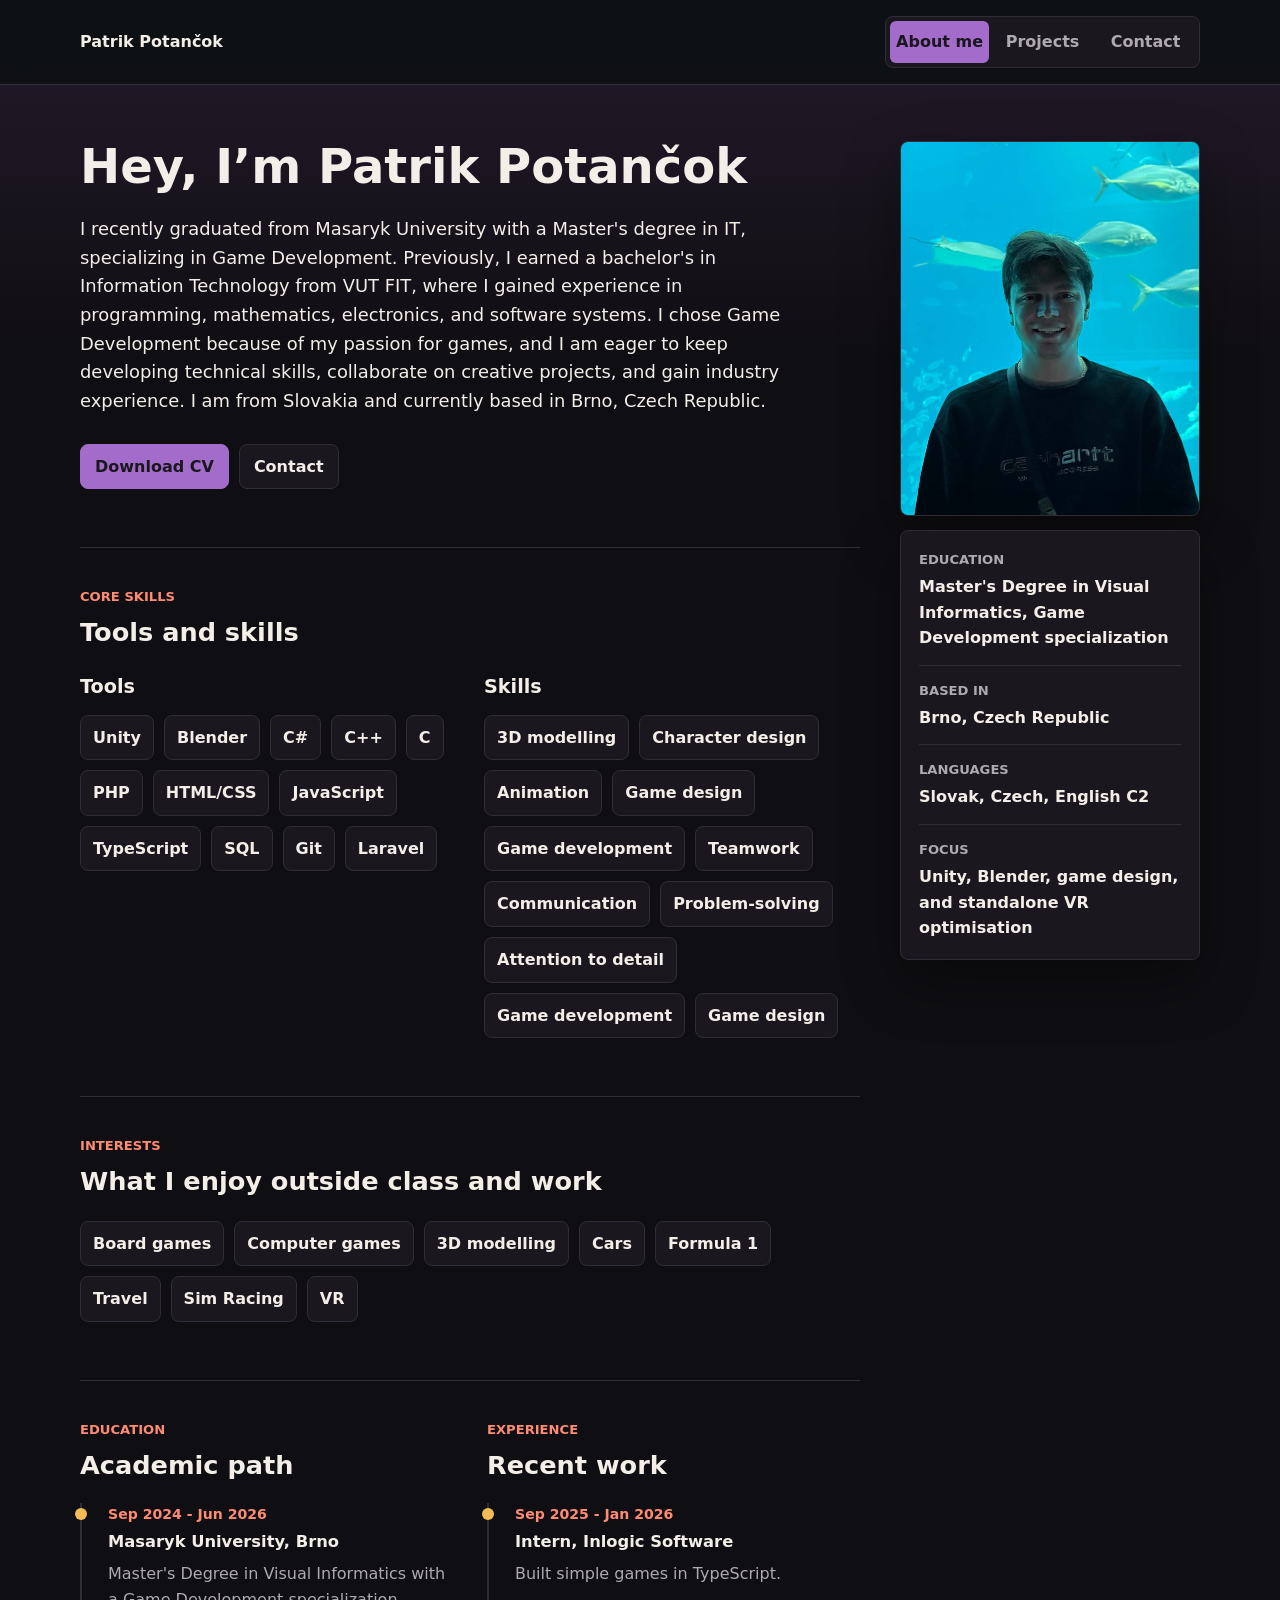
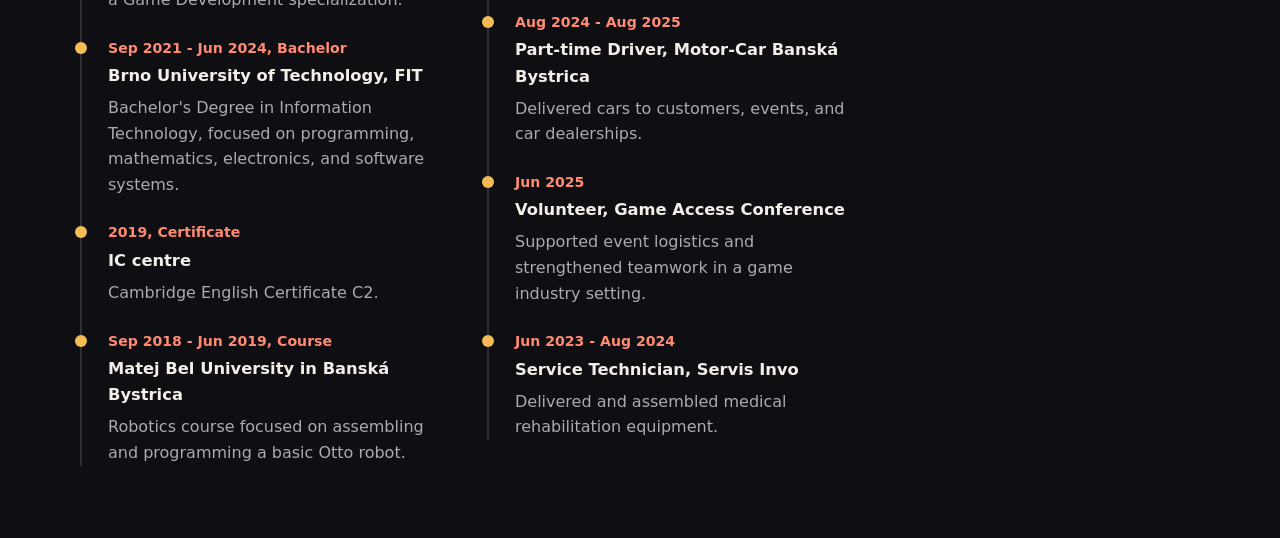
<file: index.html>
<!doctype html>
<html lang="en">
  <head>
    <meta charset="utf-8">
    <meta name="viewport" content="width=device-width, initial-scale=1">
    <meta
      name="description"
      content="Portfolio of Patrik Potančok, a game development graduate focused on Unity, Blender, VR optimisation, and interactive projects."
    >
    <title>Patrik Potančok | Game Development Portfolio</title>
    <link rel="stylesheet" href="styles.css?v=lightbox-v1">
  </head>
  <body>
    <header class="site-header">
      <div class="header-inner">
        <a class="brand" href="index.html#about" aria-label="Patrik Potančok home">
          <span>
            <strong>Patrik Potančok</strong>
          </span>
        </a>

        <nav class="tabs" aria-label="Portfolio sections" role="tablist">
          <button class="tab-button" id="tab-about" type="button" role="tab" aria-selected="true" aria-controls="about">
            About me
          </button>
          <button class="tab-button" id="tab-projects" type="button" role="tab" aria-selected="false" aria-controls="projects">
            Projects
          </button>
          <button class="tab-button" id="tab-contact" type="button" role="tab" aria-selected="false" aria-controls="contact">
            Contact
          </button>
        </nav>
      </div>
    </header>

    <main>
      <section class="tab-panel about-panel" id="about" role="tabpanel" aria-labelledby="tab-about">
        <div class="section-grid">
          <div class="intro-copy">
            <h1>Hey, I’m Patrik Potančok</h1>
            <p class="lead">
              I recently graduated from Masaryk University with a Master&apos;s degree in IT,
              specializing in Game Development. Previously, I earned a bachelor&apos;s in
              Information Technology from VUT FIT, where I gained experience in programming,
              mathematics, electronics, and software systems. I chose Game Development because
              of my passion for games, and I am eager to keep developing technical skills,
              collaborate on creative projects, and gain industry experience. I am from Slovakia
              and currently based in Brno, Czech Republic.
            </p>
            <div class="section-actions intro-actions">
              <a class="button-link primary" href="potancok_cv.pdf" target="_blank" rel="noreferrer">
                Download CV
              </a>
              <a class="button-link" href="#contact">
                Contact
              </a>
            </div>
          </div>

          <aside class="profile-panel" aria-label="Profile highlights">
            <img
              src="Pictures/Me/ja.jpg"
              alt="Portrait photo of Patrik Potančok"
            >
            <dl class="quick-facts profile-facts">
              <div>
                <dt>Education</dt>
                <dd>Master&apos;s Degree in Visual Informatics, Game Development specialization</dd>
              </div>
              <div>
                <dt>Based in</dt>
                <dd>Brno, Czech Republic</dd>
              </div>
              <div>
                <dt>Languages</dt>
                <dd>Slovak, Czech, English C2</dd>
              </div>
              <div>
                <dt>Focus</dt>
                <dd>Unity, Blender, game design, and standalone VR optimisation</dd>
              </div>
            </dl>
          </aside>
        </div>

        <section class="content-band">
          <div class="band-heading">
            <p class="eyebrow">Core skills</p>
            <h2>Tools and skills</h2>
          </div>
          <div class="skill-groups">
            <div>
              <h3>Tools</h3>
              <ul class="skill-list" aria-label="Tools and technologies">
                <li>Unity</li>
                <li>Blender</li>
                <li>C#</li>
                <li>C++</li>
                <li>C</li>
                <li>PHP</li>
                <li>HTML/CSS</li>
                <li>JavaScript</li>
                <li>TypeScript</li>
                <li>SQL</li>
                <li>Git</li>
                <li>Laravel</li>
              </ul>
            </div>
            <div>
              <h3>Skills</h3>
              <ul class="skill-list" aria-label="Creative and soft skills">
                <li>3D modelling</li>
                <li>Character design</li>
                <li>Animation</li>
                <li>Game design</li>
                <li>Game development</li>
                <li>Teamwork</li>
                <li>Communication</li>
                <li>Problem-solving</li>
                <li>Attention to detail</li>
                <li>Game development</li>
                <li>Game design</li>
              </ul>
            </div>
          </div>
        </section>

        <section class="content-band">
          <div class="band-heading">
            <p class="eyebrow">Interests</p>
            <h2>What I enjoy outside class and work</h2>
          </div>
          <ul class="skill-list" aria-label="Interests">
            <li>Board games</li>
            <li>Computer games</li>
            <li>3D modelling</li>
            <li>Cars</li>
            <li>Formula 1</li>
            <li>Travel</li>
            <li>Sim Racing</li>
            <li>VR</li>
          </ul>
        </section>

        <section class="timeline-grid" aria-label="Education and experience">
          <div>
            <div class="band-heading">
              <p class="eyebrow">Education</p>
              <h2>Academic path</h2>
            </div>
            <ol class="timeline">
              <li>
                <span>Sep 2024 - Jun 2026</span>
                <strong>Masaryk University, Brno</strong>
                <p>Master&apos;s Degree in Visual Informatics with a Game Development specialization.</p>
              </li>
              <li>
                <span>Sep 2021 - Jun 2024, Bachelor</span>
                <strong>Brno University of Technology, FIT</strong>
                <p>Bachelor&apos;s Degree in Information Technology, focused on programming, mathematics, electronics, and software systems.</p>
              </li>
              <li>
                <span>2019, Certificate</span>
                <strong>IC centre</strong>
                <p>Cambridge English Certificate C2.</p>
              </li>
              <li>
                <span>Sep 2018 - Jun 2019, Course</span>
                <strong>Matej Bel University in Banská Bystrica</strong>
                <p>Robotics course focused on assembling and programming a basic Otto robot.</p>
              </li>
            </ol>
          </div>

          <div>
            <div class="band-heading">
              <p class="eyebrow">Experience</p>
              <h2>Recent work</h2>
            </div>
            <ol class="timeline">
              <li>
                <span>Sep 2025 - Jan 2026</span>
                <strong>Intern, Inlogic Software</strong>
                <p>Built simple games in TypeScript.</p>
              </li>
              <li>
                <span>Aug 2024 - Aug 2025</span>
                <strong>Part-time Driver, Motor-Car Banská Bystrica</strong>
                <p>Delivered cars to customers, events, and car dealerships.</p>
              </li>
              <li>
                <span>Jun 2025</span>
                <strong>Volunteer, Game Access Conference</strong>
                <p>Supported event logistics and strengthened teamwork in a game industry setting.</p>
              </li>
              <li>
                <span>Jun 2023 - Aug 2024</span>
                <strong>Service Technician, Servis Invo</strong>
                <p>Delivered and assembled medical rehabilitation equipment.</p>
              </li>
            </ol>
          </div>
        </section>
      </section>

      <section class="tab-panel" id="projects" role="tabpanel" aria-labelledby="tab-projects" hidden>
        <div class="section-heading">
          <p class="eyebrow">Selected work</p>
          <h1>Projects</h1>
          <p>
            Games, animation, tabletop design, and VR optimisation work made through study, collaboration, and personal practice.
          </p>
          <div class="section-actions">
            <a class="button-link" href="https://krecikminajj.artstation.com" target="_blank" rel="noreferrer">
              More 3D projects on ArtStation
            </a>
          </div>
        </div>

        <div class="project-grid">
          <a class="project-card" href="projects/meow-mayhem.html">
            <img src="Pictures/MEOW_MAYHEM!/Storage_level.jpg" alt="Meow Mayhem warehouse level screenshot">
            <span class="project-meta">Unity party game</span>
            <h2>Meow Mayhem</h2>
            <p>A 2-4 player party game about warehouse cats, boxes, powerups, changing rules, and explosions.</p>
          </a>

          <a class="project-card" href="projects/lumberjack-escape.html">
            <img src="Pictures/LUMBERJACK/BoardFInal.jpg" alt="Lumberjack Escape board game map">
            <span class="project-meta">Tabletop design</span>
            <h2>Lumberjack Escape</h2>
            <p>A 1v1 board game focused on path building, action cards, and sabotaging the opponent.</p>
          </a>

          <a class="project-card" href="projects/vr-optimisation-thesis.html">
            <img src="Pictures/Thesis/Playroom.png" alt="Villa Stiassni VR playroom scene">
            <span class="project-meta">VR optimisation thesis</span>
            <h2>Villa Stiassni VR</h2>
            <p>A diploma thesis case study on performance optimisation for standalone Meta Quest VR applications.</p>
          </a>

          <a class="project-card" href="projects/car-chase-animation.html">
            <img src="Pictures/Animation/patrik-potancok-0247.jpg" alt="Low-poly car chase through a city">
            <span class="project-meta">Blender animation</span>
            <h2>Car Chase Animation</h2>
            <p>A low-poly city chase sequence created in Blender with stylized environments and motion.</p>
          </a>
        </div>
      </section>

      <section class="tab-panel" id="contact" role="tabpanel" aria-labelledby="tab-contact" hidden>
        <div class="section-grid contact-grid">
          <div>
            <h1>Contact</h1>
            <p class="lead">
              I am based in Brno, Czech Republic and open to game development, game design, technical art, VR, and interactive media opportunities.
            </p>
          </div>

          <div class="contact-list" aria-label="Contact links">
            <a href="mailto:pa3ko2021@gmail.com">
              <span>Email</span>
              <strong>pa3ko2021@gmail.com</strong>
            </a>
            <a href="potancok_cv.pdf" target="_blank" rel="noreferrer">
              <span>CV</span>
              <strong>Download PDF</strong>
            </a>
            <a href="https://www.linkedin.com/in/patrik-potan%C4%8Dok/" target="_blank" rel="noreferrer">
              <span>LinkedIn</span>
              <strong>linkedin.com/in/patrik-potančok</strong>
            </a>
            <a href="https://krecikminajj.artstation.com" target="_blank" rel="noreferrer">
              <span>ArtStation</span>
              <strong>krecikminajj.artstation.com</strong>
            </a>
            <a href="https://github.com/krecikminajjj" target="_blank" rel="noreferrer">
              <span>GitHub</span>
              <strong>github.com/krecikminajjj</strong>
            </a>
          </div>
        </div>
      </section>
    </main>

    <script src="script.js?v=lightbox-v1"></script>
  </body>
</html>
</file>
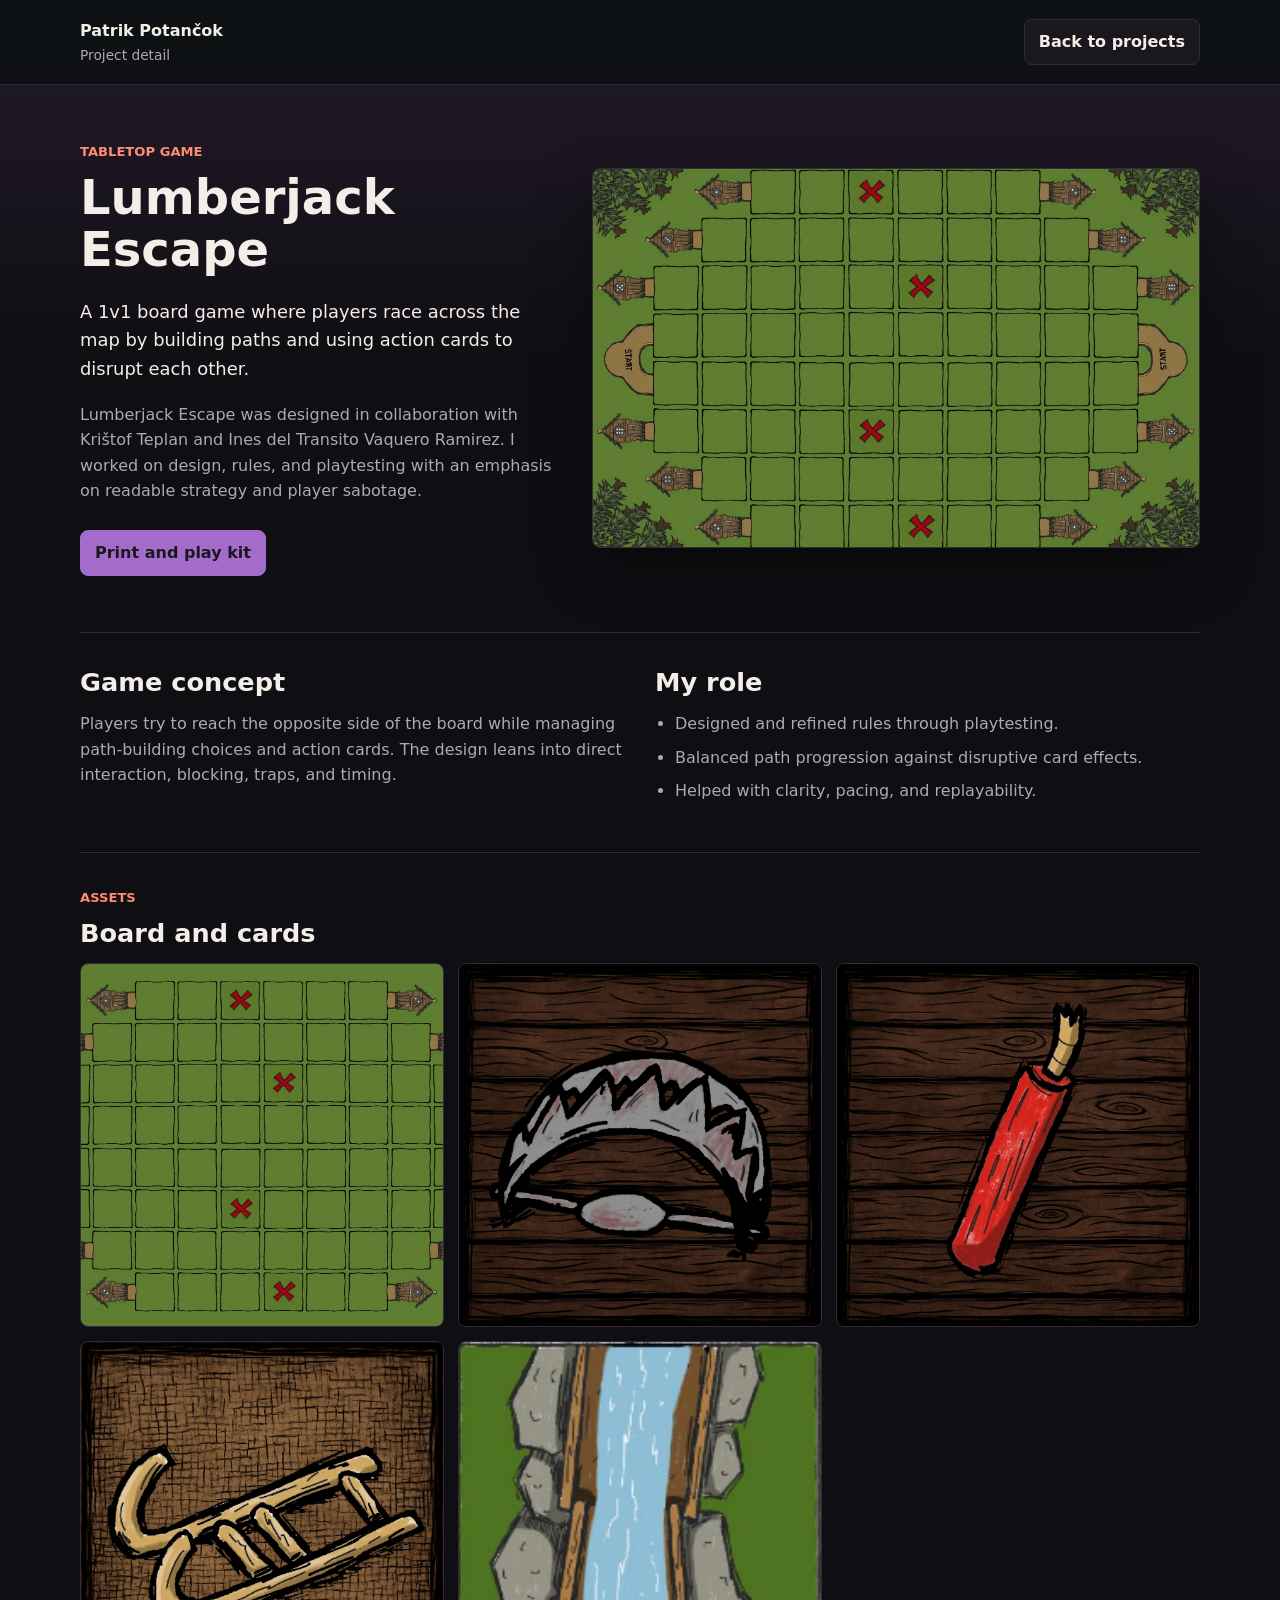
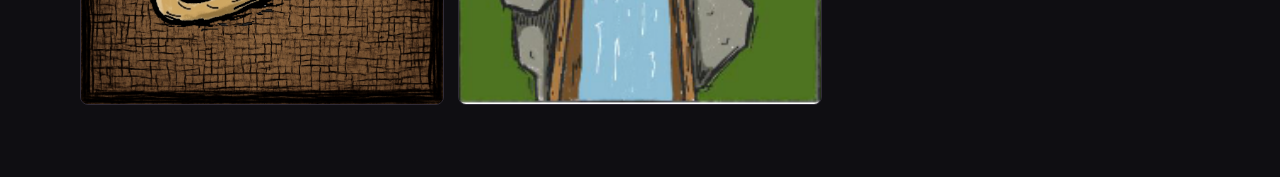
<file: projects/lumberjack-escape.html>
<!doctype html>
<html lang="en">
  <head>
    <meta charset="utf-8">
    <meta name="viewport" content="width=device-width, initial-scale=1">
    <meta
      name="description"
      content="Lumberjack Escape board game project page by Patrik Potančok."
    >
    <title>Lumberjack Escape | Patrik Potančok</title>
    <link rel="stylesheet" href="../styles.css?v=lightbox-v1">
  </head>
  <body class="project-page">
    <header class="site-header">
      <div class="header-inner project-nav">
        <a class="brand" href="../index.html#about" aria-label="Patrik Potančok home">
          
          <span>
            <strong>Patrik Potančok</strong>
            <small>Project detail</small>
          </span>
        </a>
        <a class="button-link" href="../index.html#projects">Back to projects</a>
      </div>
    </header>

    <main>
      <section class="project-hero">
        <div class="project-copy">
          <p class="eyebrow">Tabletop game</p>
          <h1>Lumberjack Escape</h1>
          <p class="lead">
            A 1v1 board game where players race across the map by building paths and using action cards to disrupt each other.
          </p>
          <p>
            Lumberjack Escape was designed in collaboration with Krištof Teplan and Ines del Transito Vaquero Ramirez.
            I worked on design, rules, and playtesting with an emphasis on readable strategy and player sabotage.
          </p>
          <div class="project-actions">
            <a class="button-link" href="https://github.com/KristofTeplan/Lumberjack-Escape" target="_blank" rel="noreferrer">
              Print and play kit
            </a>
          </div>
        </div>
        <img src="../Pictures/LUMBERJACK/BoardFInal.jpg" alt="Lumberjack Escape final board">
      </section>

      <section class="detail-section two-column">
        <div>
          <h2>Game concept</h2>
          <p>
            Players try to reach the opposite side of the board while managing path-building choices and action cards.
            The design leans into direct interaction, blocking, traps, and timing.
          </p>
        </div>
        <div>
          <h2>My role</h2>
          <ul class="feature-list">
            <li>Designed and refined rules through playtesting.</li>
            <li>Balanced path progression against disruptive card effects.</li>
            <li>Helped with clarity, pacing, and replayability.</li>
          </ul>
        </div>
      </section>

      <section class="detail-section">
        <div class="band-heading">
          <p class="eyebrow">Assets</p>
          <h2>Board and cards</h2>
        </div>
        <div class="media-grid square">
          <img src="../Pictures/LUMBERJACK/BoardFInal.jpg" alt="Lumberjack Escape board map">
          <img src="../Pictures/LUMBERJACK/BearTrap.png" alt="Bear trap card artwork">
          <img src="../Pictures/LUMBERJACK/Dynamite.png" alt="Dynamite card artwork">
          <img src="../Pictures/LUMBERJACK/Sleds.png" alt="Sleds card artwork">
          <img src="../Pictures/LUMBERJACK/image.png" alt="Tile artwork">
        </div>
      </section>
    </main>
    <script src="../script.js?v=lightbox-v1"></script>
  </body>
</html>
</file>
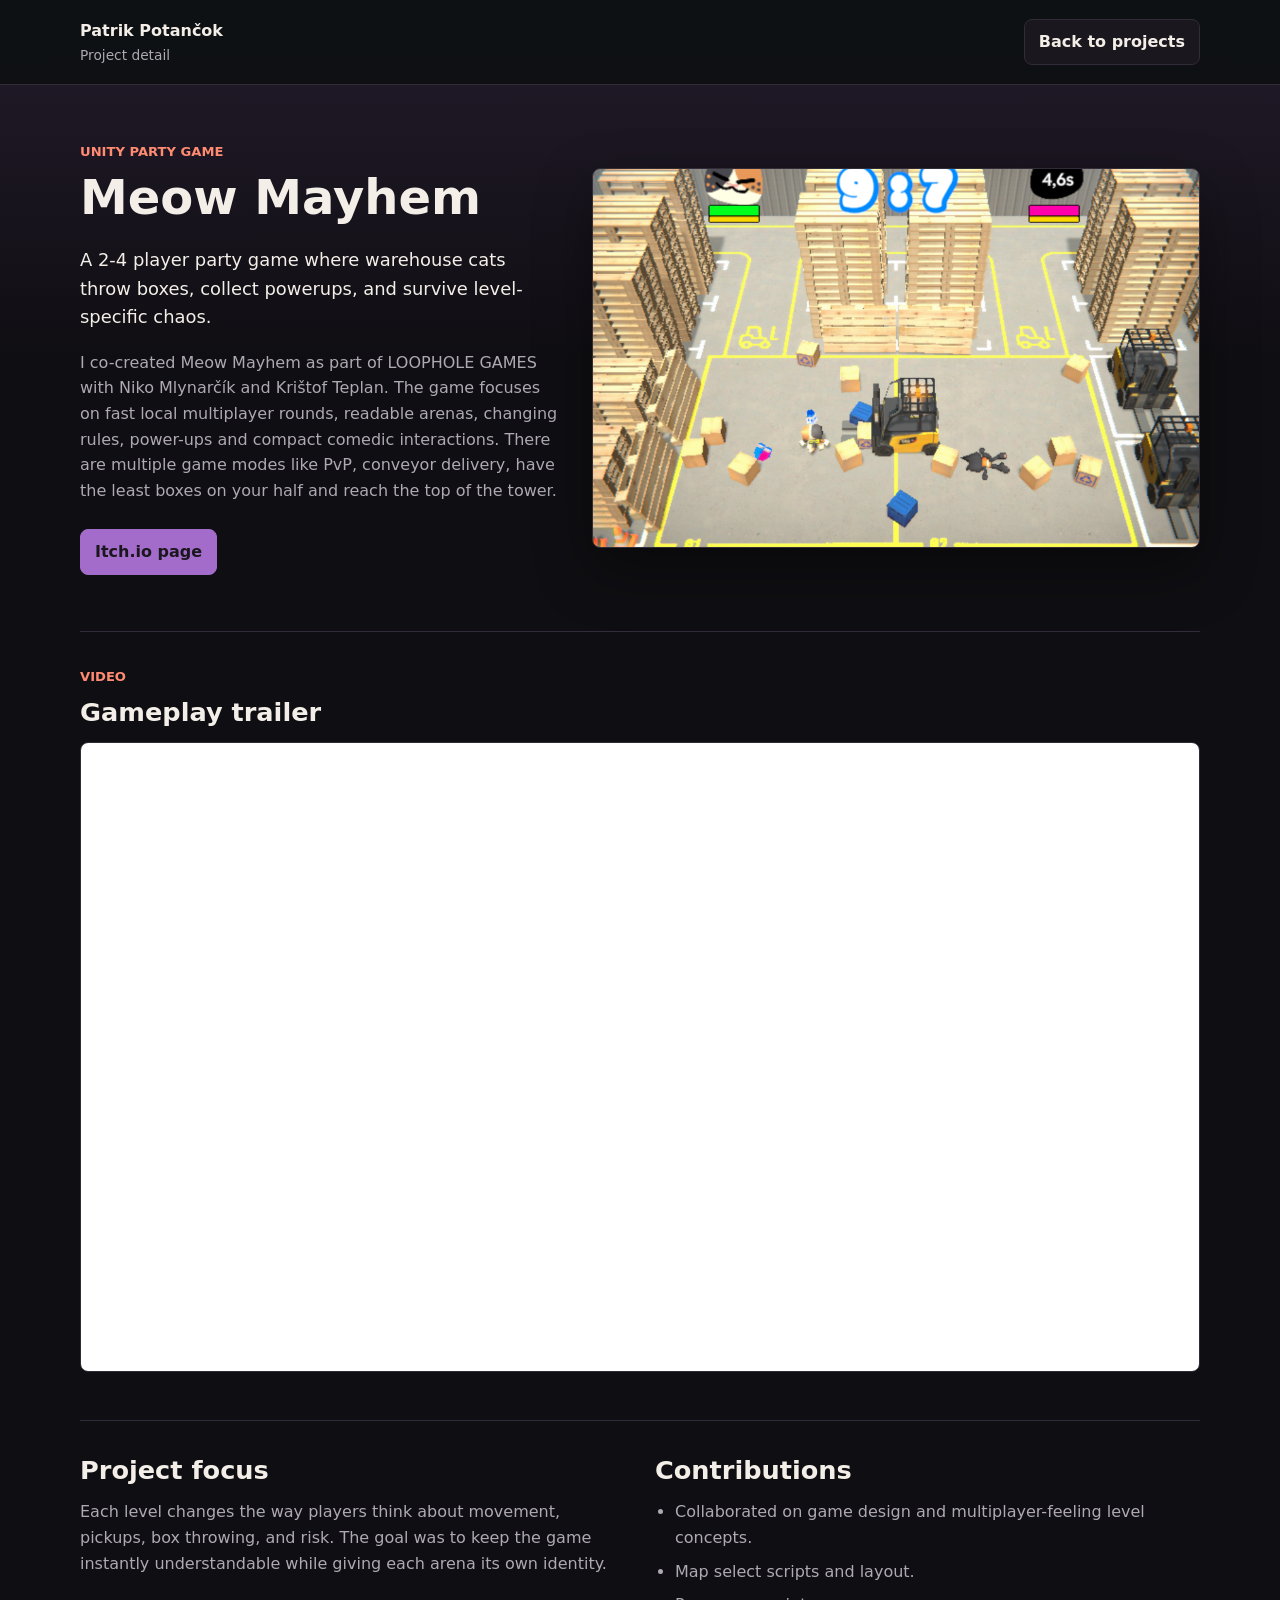
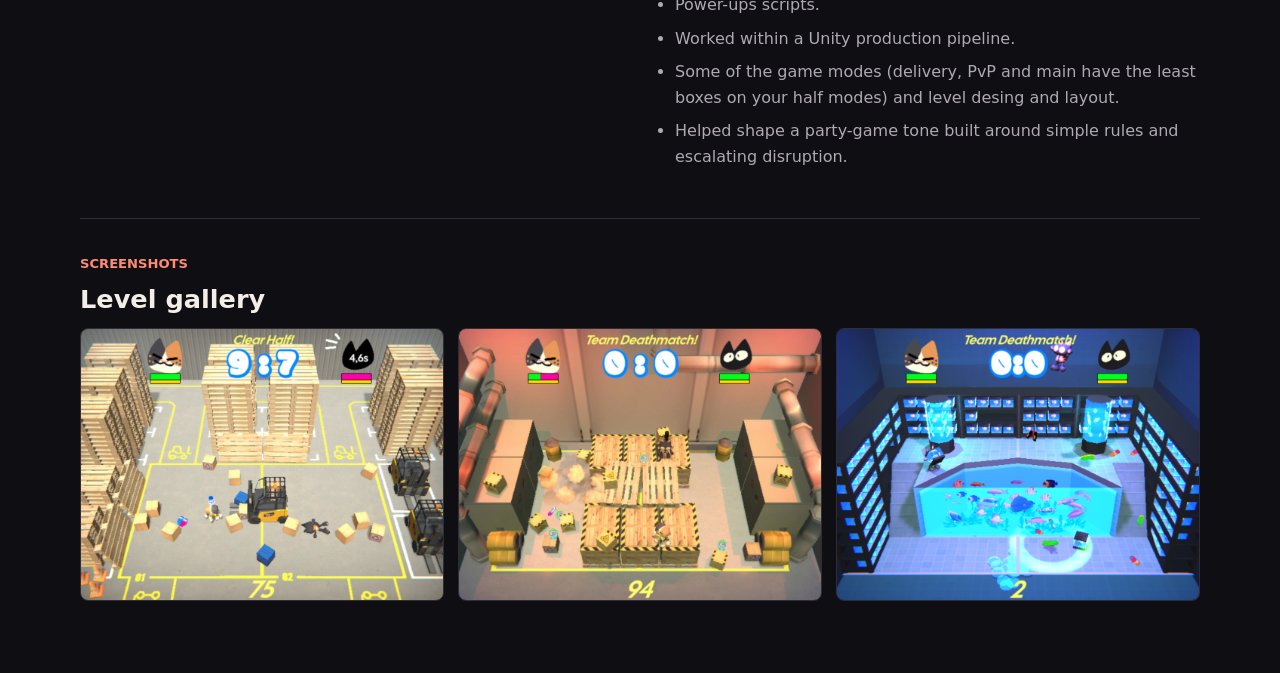
<file: projects/meow-mayhem.html>
<!doctype html>
<html lang="en">
  <head>
    <meta charset="utf-8">
    <meta name="viewport" content="width=device-width, initial-scale=1">
    <meta
      name="description"
      content="Meow Mayhem project page by Patrik Potančok, featuring screenshots and a gameplay video."
    >
    <title>Meow Mayhem | Patrik Potančok</title>
    <link rel="stylesheet" href="../styles.css?v=lightbox-v1">
  </head>
  <body class="project-page">
    <header class="site-header">
      <div class="header-inner project-nav">
        <a class="brand" href="../index.html#about" aria-label="Patrik Potančok home">
          
          <span>
            <strong>Patrik Potančok</strong>
            <small>Project detail</small>
          </span>
        </a>
        <a class="button-link" href="../index.html#projects">Back to projects</a>
      </div>
    </header>

    <main>
      <section class="project-hero">
        <div class="project-copy">
          <p class="eyebrow">Unity party game</p>
          <h1>Meow Mayhem</h1>
          <p class="lead">
            A 2-4 player party game where warehouse cats throw boxes, collect powerups, and survive level-specific chaos.
          </p>
          <p>
            I co-created Meow Mayhem as part of LOOPHOLE GAMES with Niko Mlynarčík and Krištof Teplan. The game focuses
            on fast local multiplayer rounds, readable arenas, changing rules, power-ups and compact comedic interactions. There are multiple game modes
            like PvP, conveyor delivery, have the least boxes on your half and reach the top of the tower.
          </p>
          <div class="project-actions">
            <a class="button-link" href="https://kristof-teplan.itch.io/meow-mayhem" target="_blank" rel="noreferrer">Itch.io page</a>
          </div>
        </div>
        <img src="../Pictures/MEOW_MAYHEM!/Storage_level.jpg" alt="Meow Mayhem warehouse level screenshot">
      </section>

      <section class="detail-section">
        <div class="band-heading">
          <p class="eyebrow">Video</p>
          <h2>Gameplay trailer</h2>
        </div>
        <div class="local-video">
          <iframe
            src="https://www.youtube-nocookie.com/embed/KKST1MfuvSg?rel=0"
            title="Meow Mayhem gameplay video"
            allow="accelerometer; autoplay; clipboard-write; encrypted-media; gyroscope; picture-in-picture; web-share"
            loading="lazy"
            referrerpolicy="strict-origin-when-cross-origin"
            allowfullscreen
          ></iframe>
        </div>
      </section>

      <section class="detail-section two-column">
        <div>
          <h2>Project focus</h2>
          <p>
            Each level changes the way players think about movement, pickups, box throwing, and risk. The goal was to
            keep the game instantly understandable while giving each arena its own identity.
          </p>
        </div>
        <div>
          <h2>Contributions</h2>
          <ul class="feature-list">
            <li>Collaborated on game design and multiplayer-feeling level concepts.</li>
            <li>Map select scripts and layout.</li>
            <li>Power-ups scripts.</li>
            <li>Worked within a Unity production pipeline.</li>
            <li>Some of the game modes (delivery, PvP and main have the least boxes on your half modes) and level desing and layout.</li>
            <li>Helped shape a party-game tone built around simple rules and escalating disruption.</li>
          </ul>
        </div>
      </section>

      <section class="detail-section">
        <div class="band-heading">
          <p class="eyebrow">Screenshots</p>
          <h2>Level gallery</h2>
        </div>
        <div class="media-grid">
          <img src="../Pictures/MEOW_MAYHEM!/Storage_level.jpg" alt="Storage level in Meow Mayhem">
          <img src="../Pictures/MEOW_MAYHEM!/Explosive_level.png" alt="Explosive level in Meow Mayhem">
          <img src="../Pictures/MEOW_MAYHEM!/Aquarium_level.png" alt="Aquarium level in Meow Mayhem">
        </div>
      </section>
    </main>
    <script src="../script.js?v=lightbox-v1"></script>
  </body>
</html>
</file>
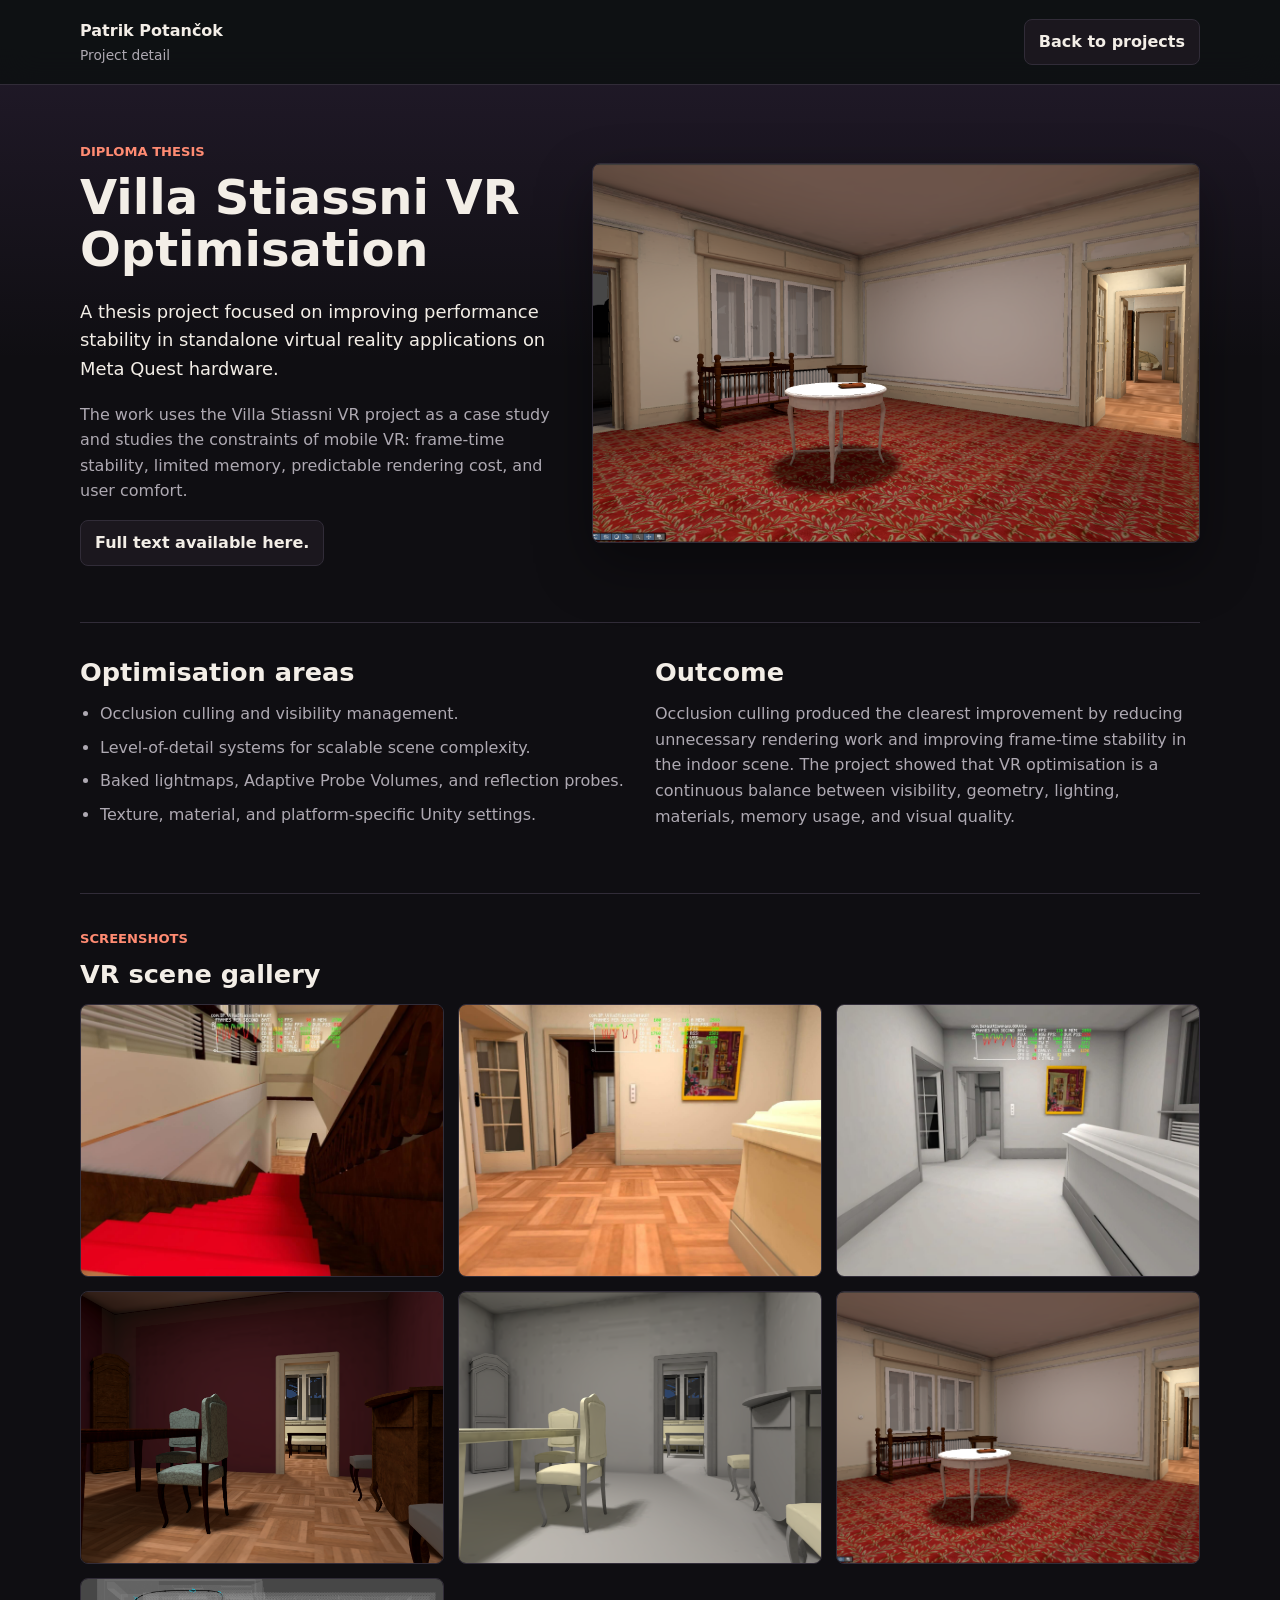
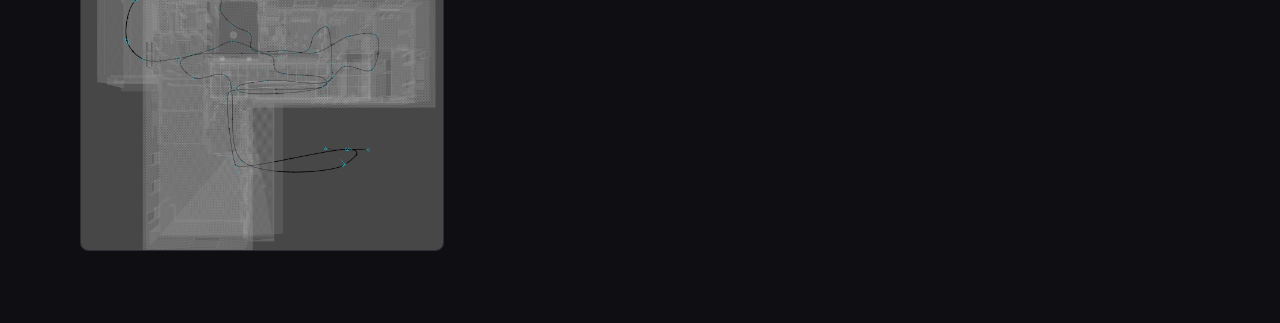
<file: projects/vr-optimisation-thesis.html>
<!doctype html>
<html lang="en">
  <head>
    <meta charset="utf-8">
    <meta name="viewport" content="width=device-width, initial-scale=1">
    <meta
      name="description"
      content="Villa Stiassni VR optimisation thesis project page by Patrik Potančok."
    >
    <title>Villa Stiassni VR Optimisation | Patrik Potančok</title>
    <link rel="stylesheet" href="../styles.css?v=lightbox-v1">
  </head>
  <body class="project-page">
    <header class="site-header">
      <div class="header-inner project-nav">
        <a class="brand" href="../index.html#about" aria-label="Patrik Potančok home">
          <span>
            <strong>Patrik Potančok</strong>
            <small>Project detail</small>
          </span>
        </a>
        <a class="button-link" href="../index.html#projects">Back to projects</a>
      </div>
    </header>

    <main>
      <section class="project-hero">
        <div class="project-copy">
          <p class="eyebrow">Diploma thesis</p>
          <h1>Villa Stiassni VR Optimisation</h1>
          <p class="lead">
            A thesis project focused on improving performance stability in standalone virtual reality applications on Meta Quest hardware.
          </p>
          <p>
            The work uses the Villa Stiassni VR project as a case study and studies the constraints of mobile VR:
            frame-time stability, limited memory, predictable rendering cost, and user comfort.
          </p>
          <a class="button-link" href="https://is.muni.cz/th/vv7hx/" target="_blank" rel="noreferrer">
              Full text available here.
            </a>
        </div>
        <img src="../Pictures/Thesis/Playroom.png" alt="Villa Stiassni VR playroom scene">
      </section>

      <section class="detail-section two-column">
        <div>
          <h2>Optimisation areas</h2>
          <ul class="feature-list">
            <li>Occlusion culling and visibility management.</li>
            <li>Level-of-detail systems for scalable scene complexity.</li>
            <li>Baked lightmaps, Adaptive Probe Volumes, and reflection probes.</li>
            <li>Texture, material, and platform-specific Unity settings.</li>
          </ul>
        </div>
        <div>
          <h2>Outcome</h2>
          <p>
            Occlusion culling produced the clearest improvement by reducing unnecessary rendering work and improving
            frame-time stability in the indoor scene. The project showed that VR optimisation is a continuous balance
            between visibility, geometry, lighting, materials, memory usage, and visual quality.
          </p>
        </div>
      </section>

      <section class="detail-section">
        <div class="band-heading">
          <p class="eyebrow">Screenshots</p>
          <h2>VR scene gallery</h2>
        </div>
        <div class="media-grid">
          <img src="../Pictures/Thesis/709820661_998733769213218_6233051964832593437_n.jpg" alt="Stairs">
          <img src="../Pictures/Thesis/709012322_1541830987568367_4899010425091173476_n.jpg" alt="Hallway">
          <img src="../Pictures/Thesis/678932509_1517966276408155_8531076661402405695_n.jpg" alt="Untextured scene">
          <img src="../Pictures/Thesis/textured_scene.png" alt="Textured Villa Stiassni VR scene">
          <img src="../Pictures/Thesis/untextured_scene.png" alt="Untextured Villa Stiassni VR scene">
          <img src="../Pictures/Thesis/Playroom.png" alt="Villa Stiassni VR playroom scene">
          <img src="../Pictures/Thesis/cinemachine_spline.png" alt="Cinemachine spline setup in Unity">
        </div>
      </section>
    </main>
    <script src="../script.js?v=lightbox-v1"></script>
  </body>
</html>
</file>
<file: styles.css>
:root {
  color-scheme: dark;
  --bg: #0f0e12;
  --surface: #1b171e;
  --ink: #f3eee7;
  --muted: #aea9b2;
  --line: #312c38;
  --teal: #a36ccb;
  --coral: #ff8b72;
  --amber: #f3bc55;
  --green-soft: #241730;
  --coral-soft: #3c2522;
  --shadow: 0 22px 56px rgba(0, 0, 0, 0.38);
}

* {
  box-sizing: border-box;
}

html {
  scroll-behavior: smooth;
}

body {
  margin: 0;
  background:
    linear-gradient(180deg, rgba(160, 108, 203, 0.14), rgba(17, 14, 18, 0) 360px),
    var(--bg);
  color: var(--ink);
  font-family: Inter, ui-sans-serif, system-ui, -apple-system, BlinkMacSystemFont, "Segoe UI", sans-serif;
  line-height: 1.6;
}

img,
video,
iframe {
  display: block;
  max-width: 100%;
}

a {
  color: inherit;
}

.site-header {
  position: sticky;
  top: 0;
  z-index: 10;
  background: rgba(14, 17, 18, 0.92);
  border-bottom: 1px solid var(--line);
  backdrop-filter: blur(18px);
}

.header-inner {
  width: min(1120px, calc(100% - 32px));
  min-height: 84px;
  margin: 0 auto;
  display: flex;
  align-items: center;
  justify-content: space-between;
  gap: 24px;
}

.brand {
  display: inline-flex;
  align-items: center;
  gap: 12px;
  text-decoration: none;
}

.brand-mark {
  width: 44px;
  height: 44px;
  display: grid;
  place-items: center;
  flex: 0 0 auto;
  background: var(--ink);
  color: var(--surface);
  border-radius: 8px;
  font-weight: 800;
}

.brand strong,
.brand small {
  display: block;
}

.brand strong {
  font-size: 1rem;
}

.brand small {
  color: var(--muted);
  font-size: 0.86rem;
}

.tabs {
  display: grid;
  grid-template-columns: repeat(3, minmax(0, 1fr));
  gap: 4px;
  padding: 4px;
  border: 1px solid var(--line);
  border-radius: 8px;
  background: var(--surface);
}

.tab-button {
  min-width: 92px;
  min-height: 42px;
  border: 0;
  border-radius: 6px;
  background: transparent;
  color: var(--muted);
  font: inherit;
  font-weight: 700;
  cursor: pointer;
}

.tab-button[aria-selected="true"] {
  background: var(--teal);
  color: var(--surface);
}

.tab-button:focus-visible,
.project-card:focus-visible,
.contact-list a:focus-visible,
.button-link:focus-visible,
.expandable-image:focus-visible,
.lightbox-close:focus-visible {
  outline: 3px solid rgba(216, 154, 39, 0.8);
  outline-offset: 3px;
}

main {
  width: min(1120px, calc(100% - 32px));
  margin: 0 auto;
  padding: 56px 0 72px;
}

.tab-panel[hidden] {
  display: none;
}

.section-grid {
  display: grid;
  grid-template-columns: minmax(0, 1.12fr) minmax(320px, 0.88fr);
  align-items: start;
  gap: 36px;
}

.intro-copy,
.section-heading,
.project-copy {
  max-width: 760px;
}

.eyebrow {
  margin: 0 0 10px;
  color: var(--coral);
  font-size: 0.82rem;
  font-weight: 800;
  text-transform: uppercase;
}

h1,
h2,
h3,
p {
  margin-top: 0;
}

h1 {
  margin-bottom: 22px;
  font-size: 3rem;
  line-height: 1.08;
}

h2 {
  margin-bottom: 14px;
  font-size: 1.6rem;
  line-height: 1.2;
}

h3 {
  margin-bottom: 10px;
  font-size: 1.2rem;
}

p {
  color: var(--muted);
}

.lead {
  color: var(--ink);
  font-size: 1.12rem;
}

.profile-panel {
  width: 100%;
  max-width: 300px;
  display: grid;
  gap: 14px;
  justify-self: end;
  background: transparent;
  border: 0;
  border-radius: 8px;
  overflow: visible;
}

.profile-panel img {
  width: 100%;
  aspect-ratio: 4 / 5;
  object-fit: cover;
  object-position: center top;
  border: 1px solid var(--line);
  border-radius: 8px;
  box-shadow: var(--shadow);
}

.quick-facts {
  display: grid;
  grid-template-columns: repeat(2, minmax(0, 1fr));
  gap: 12px;
  margin: 0;
  padding: 0;
}

.quick-facts div + div {
  margin-top: 0;
  padding-top: 0;
  border-top: 0;
}

.quick-facts div {
  min-height: 94px;
  padding: 16px;
  border: 1px solid var(--line);
  border-radius: 8px;
  background: var(--surface);
}

.quick-facts dt {
  color: var(--muted);
  font-size: 0.82rem;
  font-weight: 800;
  text-transform: uppercase;
}

.quick-facts dd {
  margin: 4px 0 0;
  color: var(--ink);
  font-weight: 700;
}

.profile-facts {
  display: block;
  padding: 18px;
  border: 1px solid var(--line);
  border-radius: 8px;
  background: var(--surface);
  box-shadow: var(--shadow);
}

.profile-facts div {
  min-height: 0;
  padding: 0;
  border: 0;
  border-radius: 0;
  background: transparent;
}

.profile-facts div + div {
  margin-top: 14px;
  padding-top: 14px;
  border-top: 1px solid var(--line);
}

.about-panel {
  --about-side-gap: 40px;
  --about-side-width: 300px;
  position: relative;
}

.about-panel > .section-grid {
  display: block;
  max-width: calc(100% - var(--about-side-width) - var(--about-side-gap));
}

.about-panel .intro-copy {
  max-width: 720px;
}

.about-panel .profile-panel {
  position: absolute;
  top: 0;
  right: 0;
  width: var(--about-side-width);
  max-width: none;
}

.about-panel > .content-band,
.about-panel > .timeline-grid {
  max-width: calc(100% - var(--about-side-width) - var(--about-side-gap));
}

@media (max-width: 980px) {
  .about-panel {
    --about-side-gap: 28px;
    --about-side-width: 260px;
  }
}

.content-band {
  margin-top: 58px;
  padding-top: 38px;
  border-top: 1px solid var(--line);
}

.band-heading {
  max-width: 680px;
}

.skill-list {
  list-style: none;
  padding: 0;
  margin: 24px 0 0;
  display: flex;
  flex-wrap: wrap;
  gap: 10px;
}

.skill-list li {
  padding: 9px 12px;
  border: 1px solid var(--line);
  border-radius: 8px;
  background: var(--surface);
  font-weight: 700;
}

.skill-groups {
  display: grid;
  grid-template-columns: repeat(2, minmax(0, 1fr));
  gap: 28px;
  margin-top: 24px;
}

.skill-groups h3 {
  margin-bottom: 12px;
}

.skill-groups .skill-list {
  margin-top: 0;
}

.timeline-grid {
  display: grid;
  grid-template-columns: repeat(2, minmax(0, 1fr));
  gap: 34px;
  margin-top: 58px;
  padding-top: 38px;
  border-top: 1px solid var(--line);
}

.timeline {
  list-style: none;
  margin: 22px 0 0;
  padding: 0;
}

.timeline li {
  position: relative;
  padding: 0 0 24px 26px;
  border-left: 2px solid var(--line);
}

.timeline li::before {
  content: "";
  position: absolute;
  top: 5px;
  left: -7px;
  width: 12px;
  height: 12px;
  border-radius: 50%;
  background: var(--amber);
}

.timeline li:last-child {
  padding-bottom: 0;
}

.timeline span {
  display: block;
  color: var(--coral);
  font-size: 0.88rem;
  font-weight: 800;
}

.timeline strong {
  display: block;
  margin-top: 4px;
  font-size: 1.02rem;
}

.timeline p {
  margin: 6px 0 0;
}

.section-heading {
  margin-bottom: 28px;
}

.section-actions {
  display: flex;
  flex-wrap: wrap;
  gap: 10px;
  margin-top: 22px;
}

.intro-actions {
  margin-top: 28px;
}

.button-link.primary {
  background: var(--teal);
  border-color: var(--teal);
  color: var(--surface);
}

.project-grid {
  display: grid;
  grid-template-columns: repeat(2, minmax(0, 1fr));
  gap: 24px;
}

.project-card {
  min-height: 100%;
  display: flex;
  flex-direction: column;
  background: var(--surface);
  border: 1px solid var(--line);
  border-radius: 8px;
  box-shadow: var(--shadow);
  overflow: hidden;
  text-decoration: none;
}

.project-card img {
  width: 100%;
  aspect-ratio: 16 / 10;
  object-fit: cover;
  background: var(--green-soft);
}

.project-card .project-meta,
.project-card h2,
.project-card p {
  margin-left: 22px;
  margin-right: 22px;
}

.project-meta {
  display: block;
  margin-top: 20px;
  color: var(--teal);
  font-size: 0.82rem;
  font-weight: 800;
  text-transform: uppercase;
}

.project-card h2 {
  margin-top: 8px;
}

.project-card p {
  margin-bottom: 22px;
}

.project-card:hover img {
  filter: saturate(1.08) contrast(1.04);
}

.contact-grid {
  align-items: center;
}

.contact-list {
  display: grid;
  gap: 12px;
}

.contact-list a {
  display: grid;
  gap: 4px;
  min-height: 78px;
  padding: 18px;
  background: var(--surface);
  border: 1px solid var(--line);
  border-radius: 8px;
  text-decoration: none;
}

.contact-list span {
  color: var(--coral);
  font-size: 0.82rem;
  font-weight: 800;
  text-transform: uppercase;
}

.contact-list strong {
  overflow-wrap: anywhere;
  font-size: 1rem;
}

.project-page .site-header {
  position: static;
}

.project-nav {
  display: flex;
  align-items: center;
  justify-content: space-between;
  gap: 18px;
}

.button-link {
  display: inline-flex;
  align-items: center;
  justify-content: center;
  min-height: 42px;
  padding: 9px 14px;
  border: 1px solid var(--line);
  border-radius: 8px;
  background: var(--surface);
  color: var(--ink);
  font-weight: 800;
  text-decoration: none;
}

.project-hero {
  display: grid;
  grid-template-columns: minmax(0, 0.88fr) minmax(320px, 1.12fr);
  gap: 34px;
  align-items: center;
  margin-bottom: 56px;
}

.project-hero img,
.project-hero video {
  width: 100%;
  aspect-ratio: 16 / 10;
  border: 1px solid var(--line);
  border-radius: 8px;
  box-shadow: var(--shadow);
  object-fit: cover;
  background: var(--green-soft);
}

.project-actions {
  display: flex;
  flex-wrap: wrap;
  gap: 10px;
  margin-top: 26px;
}

.project-actions .button-link:first-child {
  background: var(--teal);
  border-color: var(--teal);
  color: var(--surface);
}

.detail-section {
  margin-top: 48px;
  padding-top: 34px;
  border-top: 1px solid var(--line);
}

.two-column {
  display: grid;
  grid-template-columns: repeat(2, minmax(0, 1fr));
  gap: 30px;
}

.feature-list {
  margin: 0;
  padding-left: 20px;
  color: var(--muted);
}

.feature-list li + li {
  margin-top: 8px;
}

.media-grid {
  display: grid;
  grid-template-columns: repeat(3, minmax(0, 1fr));
  gap: 14px;
}

.media-grid img {
  width: 100%;
  aspect-ratio: 4 / 3;
  object-fit: cover;
  border-radius: 8px;
  border: 1px solid var(--line);
  background: var(--green-soft);
}

.media-grid.square img {
  aspect-ratio: 1 / 1;
}

.project-page .project-hero img,
.project-page .media-grid img {
  cursor: zoom-in;
}

.image-lightbox {
  width: min(1120px, calc(100% - 32px));
  max-width: none;
  max-height: calc(100dvh - 32px);
  padding: 0;
  border: 1px solid var(--line);
  border-radius: 8px;
  background: rgba(15, 14, 18, 0.96);
  color: var(--ink);
  box-shadow: 0 24px 80px rgba(0, 0, 0, 0.65);
  overflow: hidden;
}

.image-lightbox::backdrop {
  background: rgba(0, 0, 0, 0.78);
  backdrop-filter: blur(6px);
}

.lightbox-inner {
  position: relative;
  display: grid;
  grid-template-rows: minmax(0, 1fr) auto;
  max-height: calc(100dvh - 32px);
}

.image-lightbox img {
  width: 100%;
  max-height: calc(100dvh - 96px);
  object-fit: contain;
  background: #050607;
}

.lightbox-caption {
  margin: 0;
  padding: 12px 58px 14px 16px;
  color: var(--muted);
  font-size: 0.92rem;
}

.lightbox-close {
  position: absolute;
  top: 12px;
  right: 12px;
  z-index: 1;
  width: 42px;
  height: 42px;
  display: grid;
  place-items: center;
  border: 1px solid rgba(243, 238, 231, 0.2);
  border-radius: 8px;
  background: rgba(15, 14, 18, 0.82);
  color: var(--ink);
  font: inherit;
  font-size: 1.1rem;
  font-weight: 800;
  line-height: 1;
  cursor: pointer;
}

.lightbox-close:hover {
  background: rgba(49, 44, 56, 0.94);
}

body.lightbox-open {
  overflow: hidden;
}

.video-frame,
.local-video {
  width: 100%;
  aspect-ratio: 16 / 9;
  border: 1px solid var(--line);
  border-radius: 8px;
  background: #050607;
  overflow: hidden;
}

.video-frame iframe,
.local-video iframe,
.local-video video {
  width: 100%;
  height: 100%;
  border: 0;
}

@media (max-width: 720px) {
  .header-inner,
  .project-nav {
    align-items: stretch;
    flex-direction: column;
    padding: 14px 0;
  }

  .tabs {
    width: 100%;
  }

  .tab-button {
    min-width: 0;
  }

  main {
    padding-top: 36px;
  }

  .section-grid,
  .timeline-grid,
  .project-grid,
  .project-hero,
  .two-column {
    grid-template-columns: 1fr;
  }

  .about-panel {
    --about-side-gap: 0;
    --about-side-width: 0;
  }

  .about-panel > .section-grid {
    display: grid;
    max-width: none;
  }

  .about-panel > .content-band,
  .about-panel > .timeline-grid {
    max-width: none;
  }

  .profile-panel {
    max-width: 320px;
    justify-self: center;
  }

  .about-panel .profile-panel {
    position: static;
    width: 100%;
    max-width: 320px;
  }

  .quick-facts {
    grid-template-columns: 1fr;
  }

  .skill-groups {
    grid-template-columns: 1fr;
  }

  h1 {
    font-size: 2.35rem;
  }

  .project-hero {
    margin-bottom: 38px;
  }
}

@media (max-width: 620px) {
  .brand small {
    display: none;
  }

  main,
  .header-inner {
    width: min(100% - 24px, 1120px);
  }

  .tabs {
    grid-template-columns: 1fr;
  }

  h1 {
    font-size: 2rem;
  }

  h2 {
    font-size: 1.35rem;
  }

  .media-grid {
    grid-template-columns: 1fr;
  }
}
</file>
